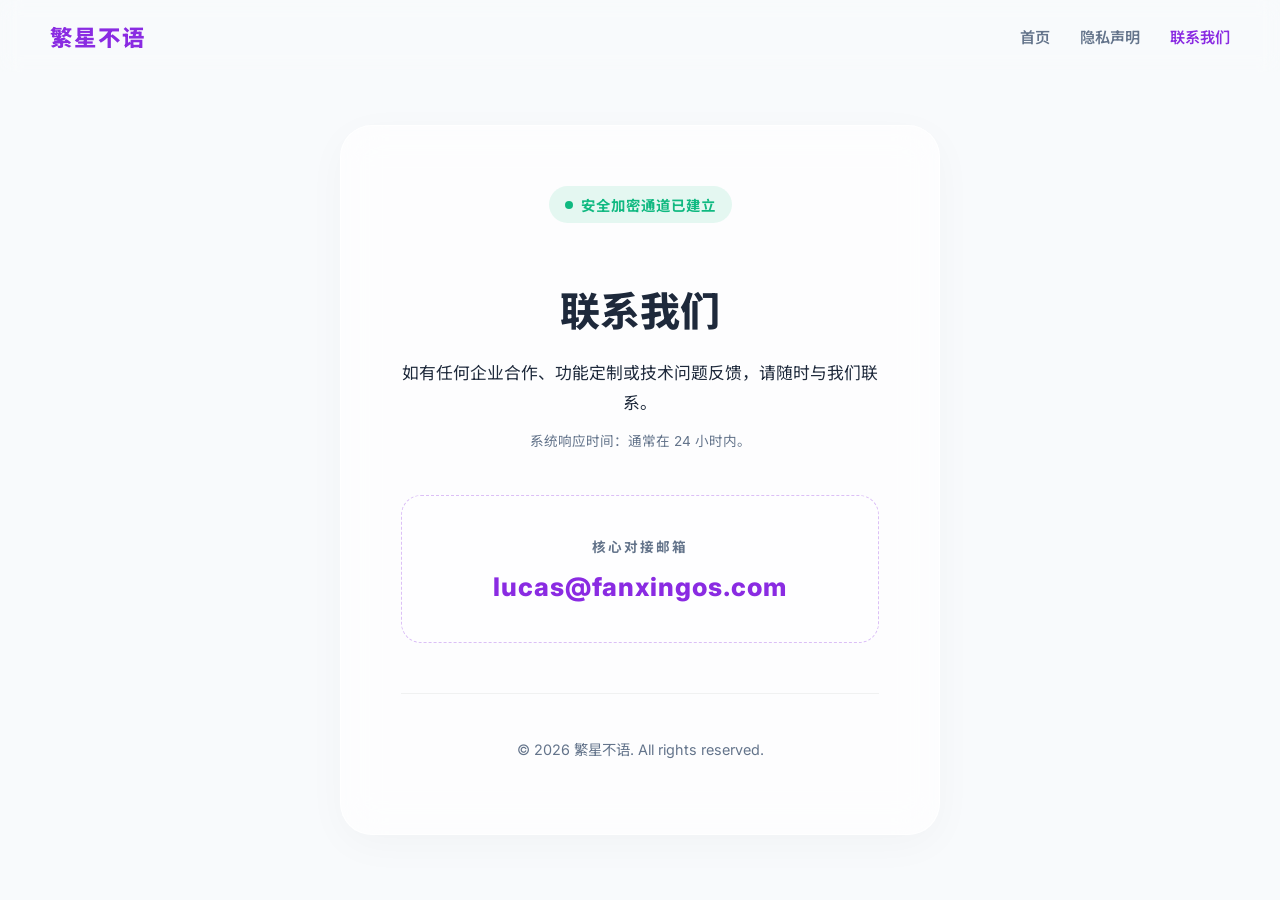
<file: contact.html>
<!DOCTYPE html>
<html lang="zh-CN">
<head>
    <meta charset="UTF-8">
    <meta name="viewport" content="width=device-width, initial-scale=1.0, maximum-scale=1.0, user-scalable=no">
    <title>联系我们 | 繁星不语</title>
    
    <link rel="preconnect" href="https://fonts.googleapis.com">
    <link rel="preconnect" href="https://fonts.gstatic.com" crossorigin>
    <link href="https://fonts.googleapis.com/css2?family=Inter:wght@400;600;800&family=Noto+Sans+SC:wght@400;500;700&display=swap" rel="stylesheet">

    <link rel="stylesheet" href="shared/global.css">
    <link rel="stylesheet" href="contact/style.css">
</head>
<body>

    <main id="contact-content"></main>

    <script src="shared/header.js"></script>
    <script src="contact/content.js"></script>

</body>
</html>
</file>
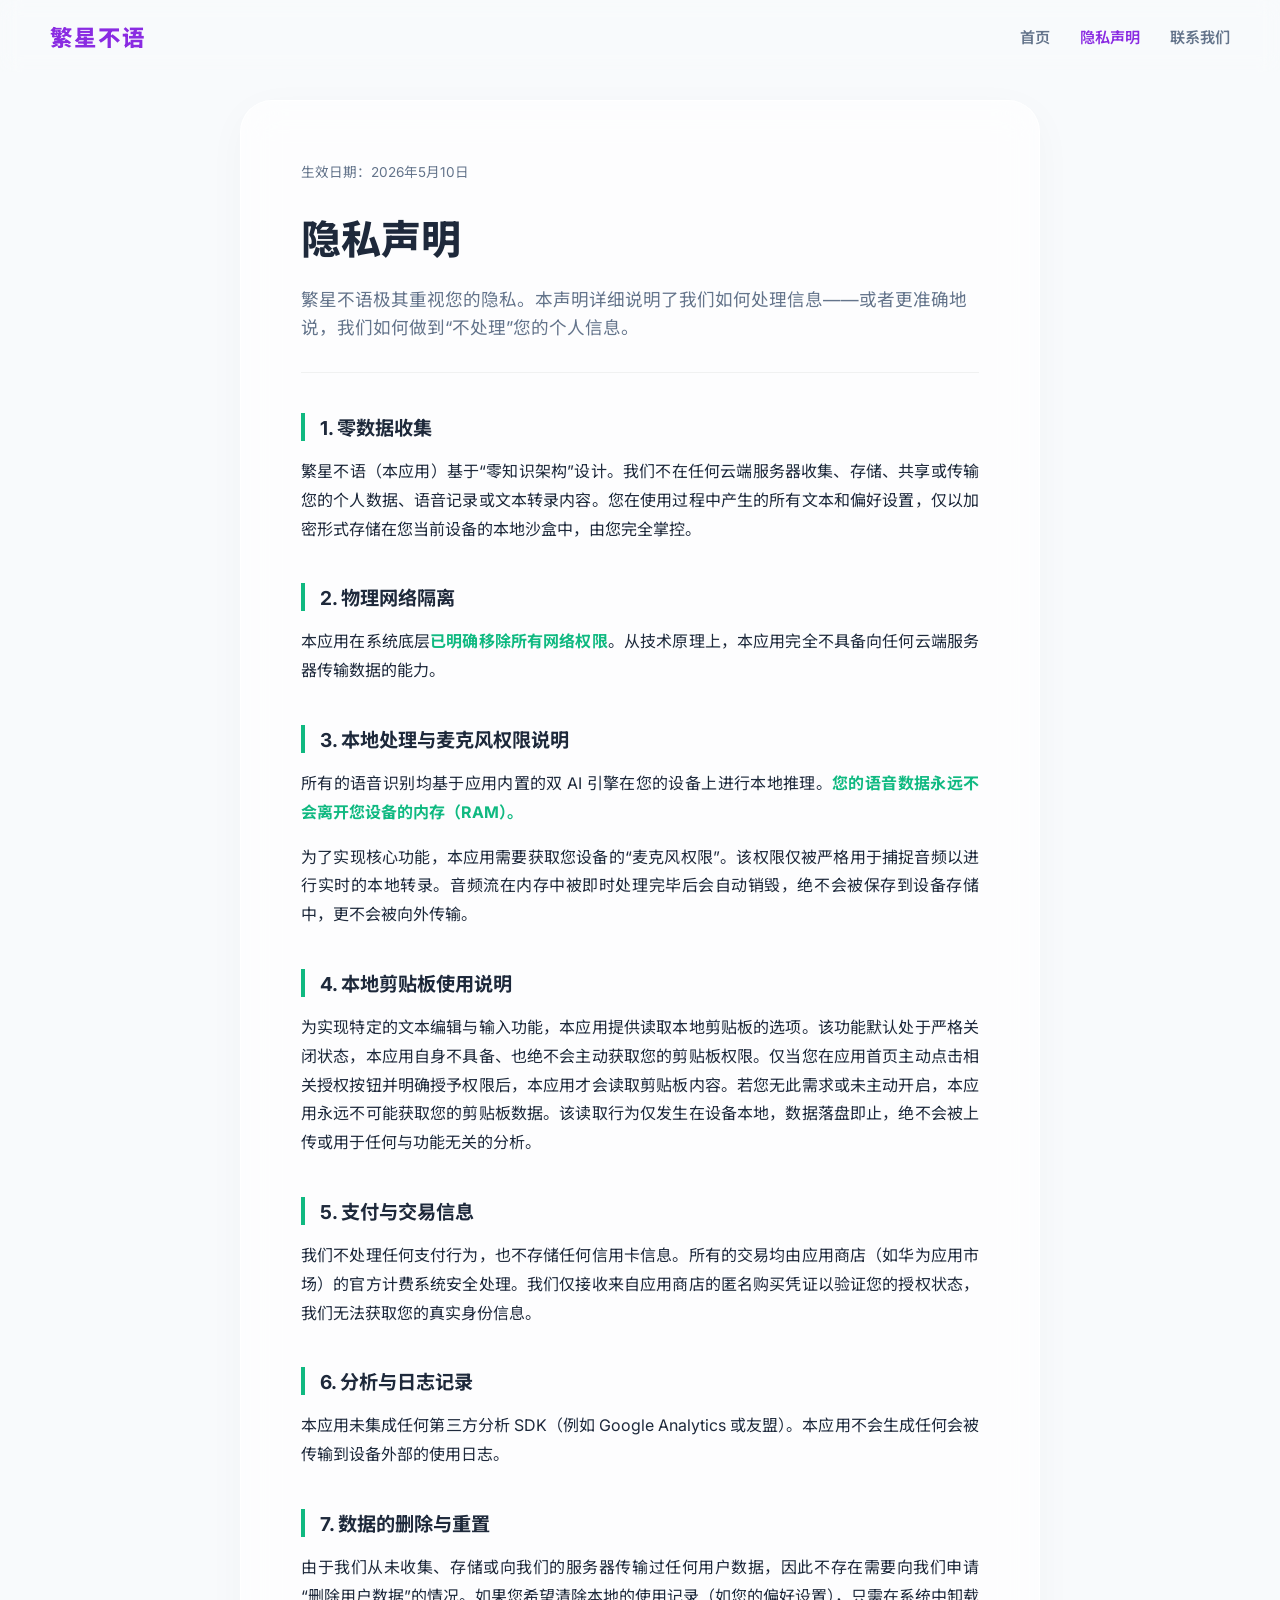
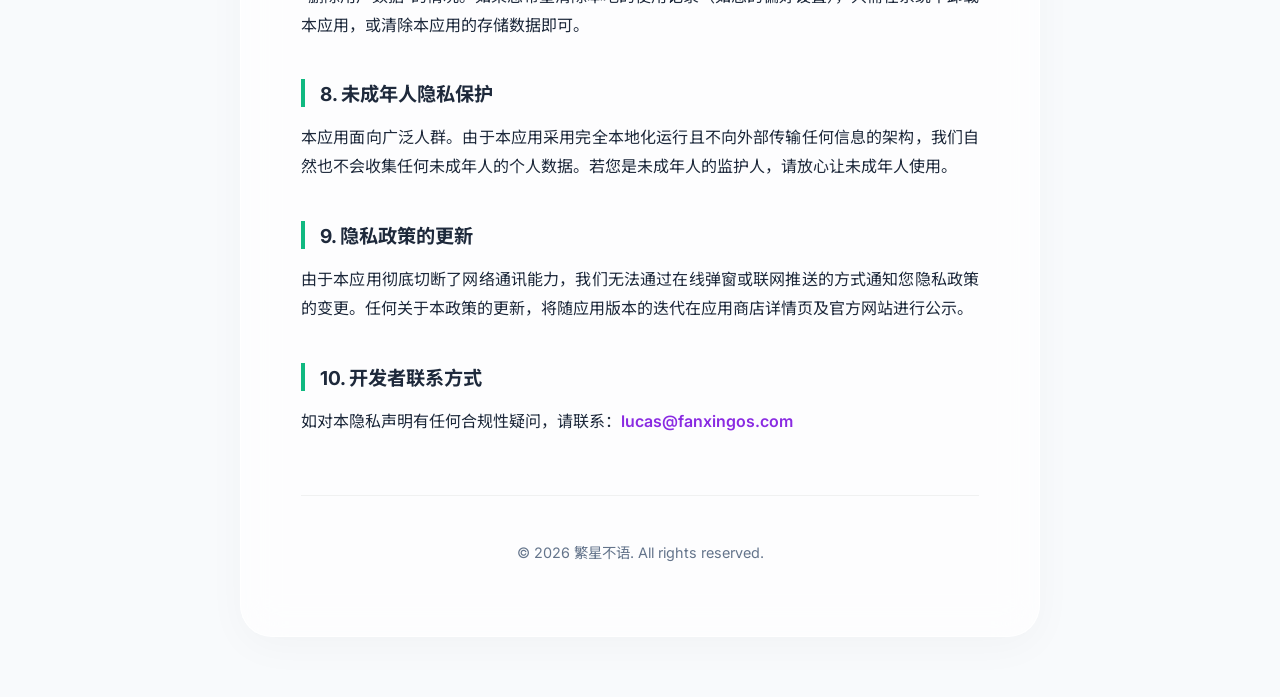
<file: privacy.html>
<!DOCTYPE html>
<html lang="zh-CN">
<head>
    <meta charset="UTF-8">
    <meta name="viewport" content="width=device-width, initial-scale=1.0, maximum-scale=1.0, user-scalable=no">
    <title>隐私声明 | 繁星不语</title>
    
    <link rel="preconnect" href="https://fonts.googleapis.com">
    <link rel="preconnect" href="https://fonts.gstatic.com" crossorigin>
    <link href="https://fonts.googleapis.com/css2?family=Inter:wght@400;600;800&family=Noto+Sans+SC:wght@400;500;700&display=swap" rel="stylesheet">

    <link rel="stylesheet" href="shared/global.css">
    <link rel="stylesheet" href="privacy/style.css">
</head>
<body>

    <main id="privacy-content" style="padding-top: 100px;">
        
        <div id="seo-fallback-text" style="display: none;">
            <h1>繁星不语 - 隐私声明</h1>
            <p>生效日期：2026年5月10日</p>
            <p>1. 零数据收集：繁星不语基于“零知识架构”设计。我们不在任何云端服务器收集、存储、共享或传输您的个人数据、语音记录或文本转录内容。</p>
            <p>2. 物理网络隔离：本应用在系统底层已明确移除所有网络权限。</p>
            <p>3. 本地处理与麦克风权限说明：所有的语音识别均在设备本地推理，语音数据永远不会离开内存。麦克风权限仅用于实时转录，音频流处理后自动销毁。</p>
            <p>4. 本地剪贴板使用说明：仅在用户主动授权后读取，处理均在本地，绝不上传。</p>
            <p>5. 支付与交易信息：我们不处理支付，也不存储信用卡信息，由应用商店的安全系统处理。</p>
            <p>6. 分析与日志记录：本应用未集成任何第三方分析SDK，不生成外部传输日志。</p>
            <p>7. 数据的删除与重置：我们从未收集数据，用户卸载应用即可清除本地所有使用痕迹。</p>
            <p>8. 未成年人隐私保护：本应用采用纯单机运行，不收集任何数据，适合未成年人使用。</p>
            <p>9. 隐私政策的更新：政策更新将随应用版本迭代在应用商店详情页及官方网站公示。</p>
            <p>10. 开发者联系方式：lucas@fanxingos.com</p>
        </div>

    </main>

    <script src="shared/header.js"></script>
    <script src="privacy/content.js"></script>

</body>
</html>
</file>
<file: shared/global.css>
/* shared/global.css */
:root {
    --bg-color: #f8fafc; 
    --text-main: #1e293b;
    --text-muted: #64748b;
    --brand-purple: #8A2BE2;
    --brand-green: #10b981;
    --font-family: 'Inter', 'Noto Sans SC', sans-serif;
}

body, html {
    margin: 0; padding: 0; width: 100%;
    background-color: var(--bg-color);
    font-family: var(--font-family);
    color: var(--text-main);
    scroll-behavior: smooth;
}

/* 统一导航栏样式 */
header {
    position: fixed; top: 0; left: 0; width: 100%; height: 72px;
    display: flex; justify-content: space-between; align-items: center;
    padding: 0 50px; box-sizing: border-box;
    background: rgba(248, 250, 252, 0.3); 
    backdrop-filter: blur(10px); -webkit-backdrop-filter: blur(10px);
    z-index: 1000;
}

.logo-text { font-size: 1.4rem; font-weight: 800; color: var(--brand-purple); letter-spacing: 2px; text-decoration: none; }
nav ul { display: flex; list-style: none; gap: 30px; margin: 0; padding: 0; }
nav li a { text-decoration: none; color: var(--text-muted); font-weight: 600; font-size: 0.95rem; transition: color 0.3s; }
nav li a:hover, nav li a.active { color: var(--brand-purple); }

@media (max-width: 900px) { header { padding: 0 20px; } }
</file>
<file: contact/style.css>
/* contact/style.css */

/* 1. 容器全屏绝对居中，并在这里强制留出 120px 避开导航栏 */
#contact-content {
    display: flex;
    justify-content: center;
    align-items: center; 
    min-height: 100vh;
    padding: 120px 20px 60px; 
    box-sizing: border-box;
}

/* 2. 居中毛玻璃卡片 (匹配你 JS 里的 .contact-card) */
.contact-card {
    max-width: 600px; 
    width: 100%;
    background: rgba(255, 255, 255, 0.65);
    border: 1px solid rgba(255, 255, 255, 0.8);
    border-radius: 32px;
    box-shadow: 0 10px 40px rgba(0, 0, 0, 0.03);
    backdrop-filter: blur(20px);
    -webkit-backdrop-filter: blur(20px);
    padding: 60px;
    text-align: center; 
    box-sizing: border-box;
}

/* 3. 呼吸灯状态标签 */
.channel-status {
    display: inline-flex;
    align-items: center;
    gap: 8px;
    color: var(--brand-green);
    font-size: 0.9rem;
    font-weight: 700;
    letter-spacing: 1px;
    margin-bottom: 30px;
    background: rgba(16, 185, 129, 0.1);
    padding: 8px 16px;
    border-radius: 20px;
}

.status-dot {
    width: 8px;
    height: 8px;
    background-color: var(--brand-green);
    border-radius: 50%;
    animation: blink 2s infinite;
}

@keyframes blink { 
    0%, 100% { opacity: 1; box-shadow: 0 0 8px var(--brand-green); } 
    50% { opacity: 0.4; box-shadow: none; } 
}

/* 4. 标题与文字说明 */
.main-title {
    font-size: 2.5rem;
    font-weight: 800;
    margin-bottom: 20px;
    color: var(--text-main);
}

.contact-intro {
    font-size: 1.05rem;
    line-height: 1.8;
    color: var(--text-main);
    margin-bottom: 40px;
}

.response-time {
    font-size: 0.85rem;
    color: var(--text-muted);
    display: inline-block;
    margin-top: 10px;
}

/* 5. 邮箱盒子（悬浮特效） */
.email-box {
    background: rgba(255, 255, 255, 0.5);
    border: 1px dashed rgba(138, 43, 226, 0.3);
    border-radius: 20px;
    padding: 40px 20px;
    transition: all 0.3s ease;
    cursor: pointer;
}

.email-box:hover {
    background: rgba(255, 255, 255, 0.9);
    border-color: var(--brand-purple);
    border-style: solid;
    transform: translateY(-5px);
    box-shadow: 0 10px 25px rgba(138, 43, 226, 0.1);
}

.email-label {
    font-size: 0.85rem;
    color: var(--text-muted);
    margin-bottom: 15px;
    letter-spacing: 2px;
    font-weight: 700;
}

.email-link {
    color: var(--brand-purple);
    text-decoration: none;
    font-size: 1.6rem;
    font-weight: 800;
    letter-spacing: 1px;
    transition: color 0.3s;
}

.email-box:hover .email-link {
    color: var(--brand-green);
}

.contact-footer {
    margin-top: 50px;
    padding-top: 30px;
    border-top: 1px solid rgba(0,0,0,0.05);
    color: var(--text-muted);
    font-size: 0.9rem;
}

/* 6. 移动端适配 */
@media (max-width: 768px) {
    .contact-card { padding: 40px 20px; border-radius: 20px; }
    .main-title { font-size: 2rem; }
    .email-link { font-size: 1.2rem; }
}
</file>
<file: privacy/style.css>
/* privacy/style.css */

/* 容器居中 */
#privacy-content {
    display: flex;
    justify-content: center;
    padding: 120px 20px 60px; /* 顶部留出导航栏空间 */
}

/* 详尽内容的卡片样式 */
.privacy-card {
    max-width: 800px;
    width: 100%;
    background: rgba(255, 255, 255, 0.65);
    border: 1px solid rgba(255, 255, 255, 0.8);
    border-radius: 32px;
    box-shadow: 0 10px 40px rgba(0, 0, 0, 0.03);
    backdrop-filter: blur(20px);
    -webkit-backdrop-filter: blur(20px);
    padding: 60px;
    box-sizing: border-box;
}

.main-title {
    font-size: 2.5rem;
    font-weight: 800;
    margin-bottom: 20px;
    color: var(--text-main);
}

.update-time {
    font-size: 0.85rem;
    color: var(--text-muted);
    margin-bottom: 10px;
}

.intro-text {
    font-size: 1.1rem;
    line-height: 1.6;
    color: var(--text-muted);
    margin-bottom: 40px;
    border-bottom: 1px solid rgba(0,0,0,0.05);
    padding-bottom: 30px;
}

.privacy-section {
    margin-bottom: 40px;
}

.section-title {
    display: block;
    font-size: 1.2rem;
    font-weight: 700;
    color: var(--text-main);
    margin-bottom: 15px;
    border-left: 4px solid var(--brand-green);
    padding-left: 15px;
}

.privacy-section p {
    font-size: 1rem;
    line-height: 1.8;
    color: var(--text-main);
    text-align: justify;
    margin-bottom: 15px;
}

.highlight {
    color: var(--brand-green);
    font-weight: 700;
}

.contact-link {
    color: var(--brand-purple);
    text-decoration: none;
    font-weight: 600;
}

.privacy-footer {
    margin-top: 60px;
    padding-top: 30px;
    border-top: 1px solid rgba(0,0,0,0.05);
    text-align: center;
    color: var(--text-muted);
    font-size: 0.9rem;
}

/* 移动端适配 */
@media (max-width: 768px) {
    .privacy-card { padding: 30px 20px; border-radius: 20px; }
    .main-title { font-size: 1.8rem; }
    #privacy-content { padding-top: 100px; }
}
</file>
